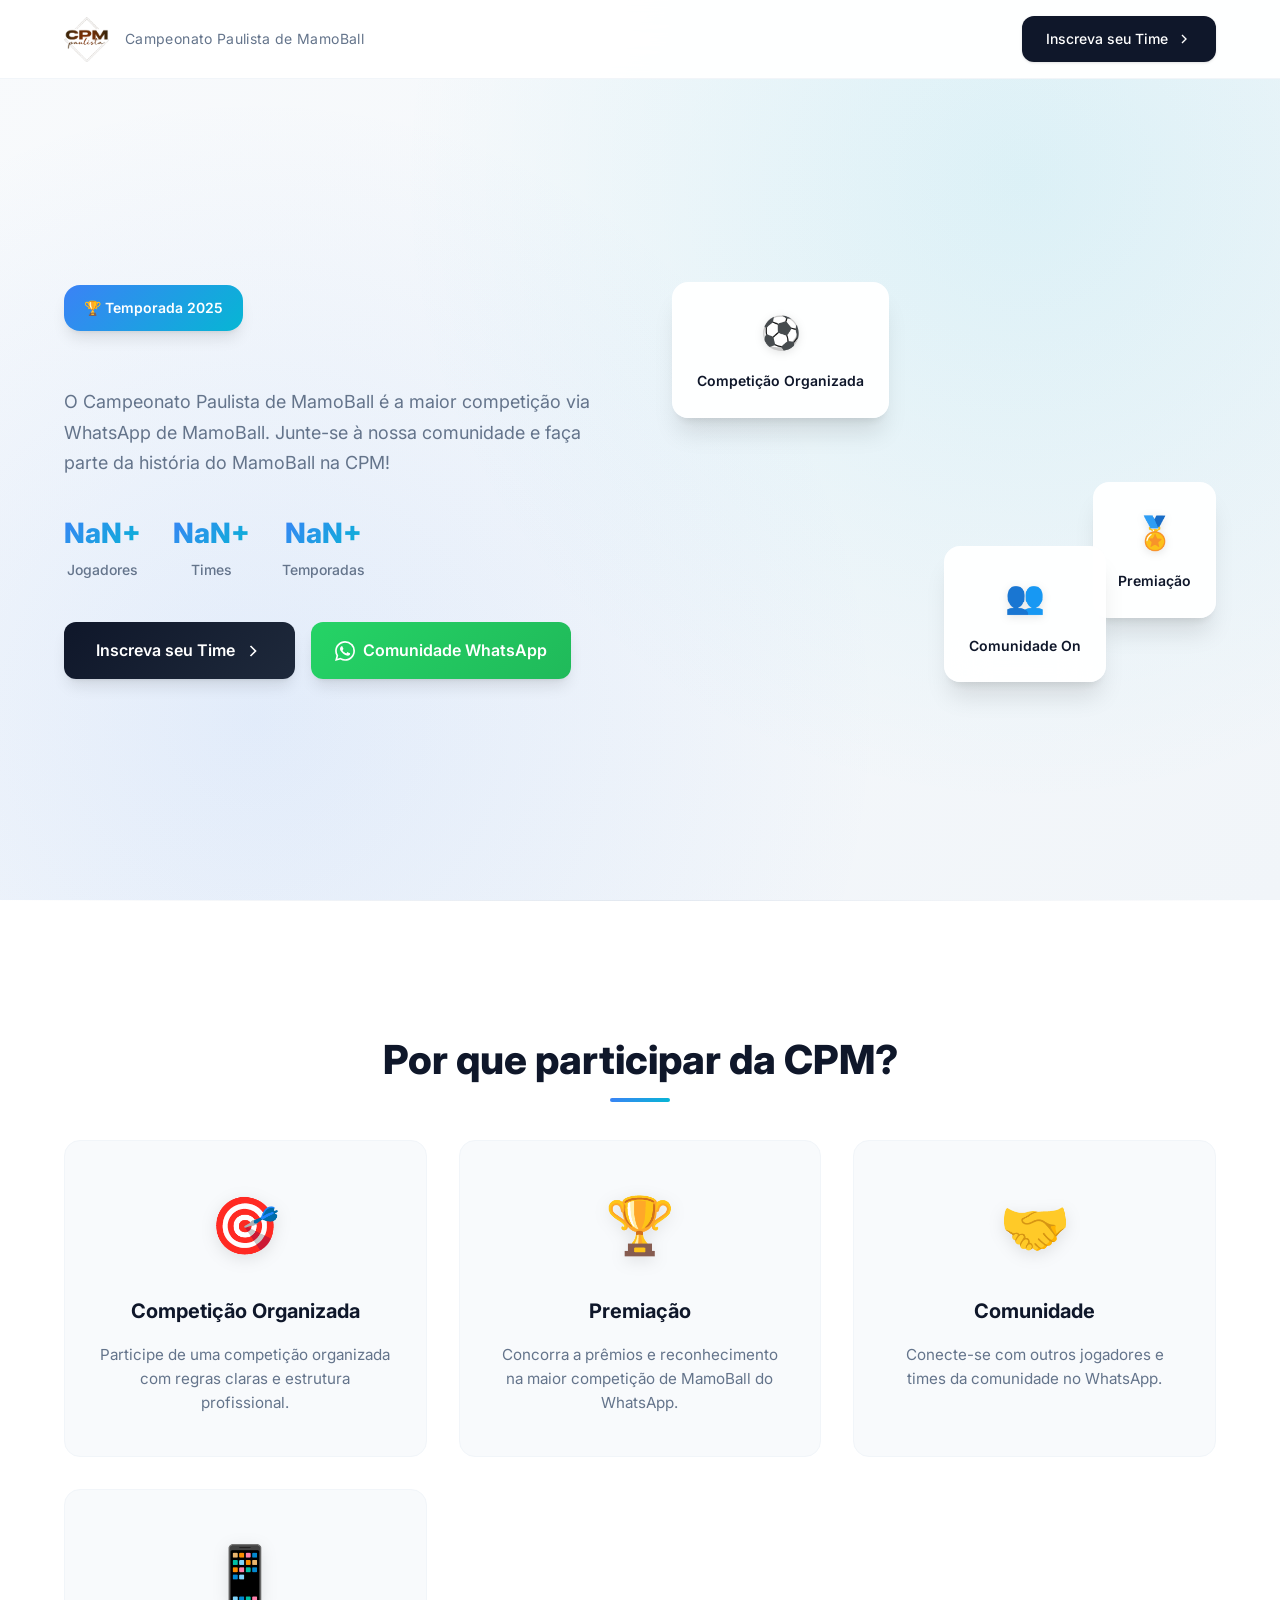
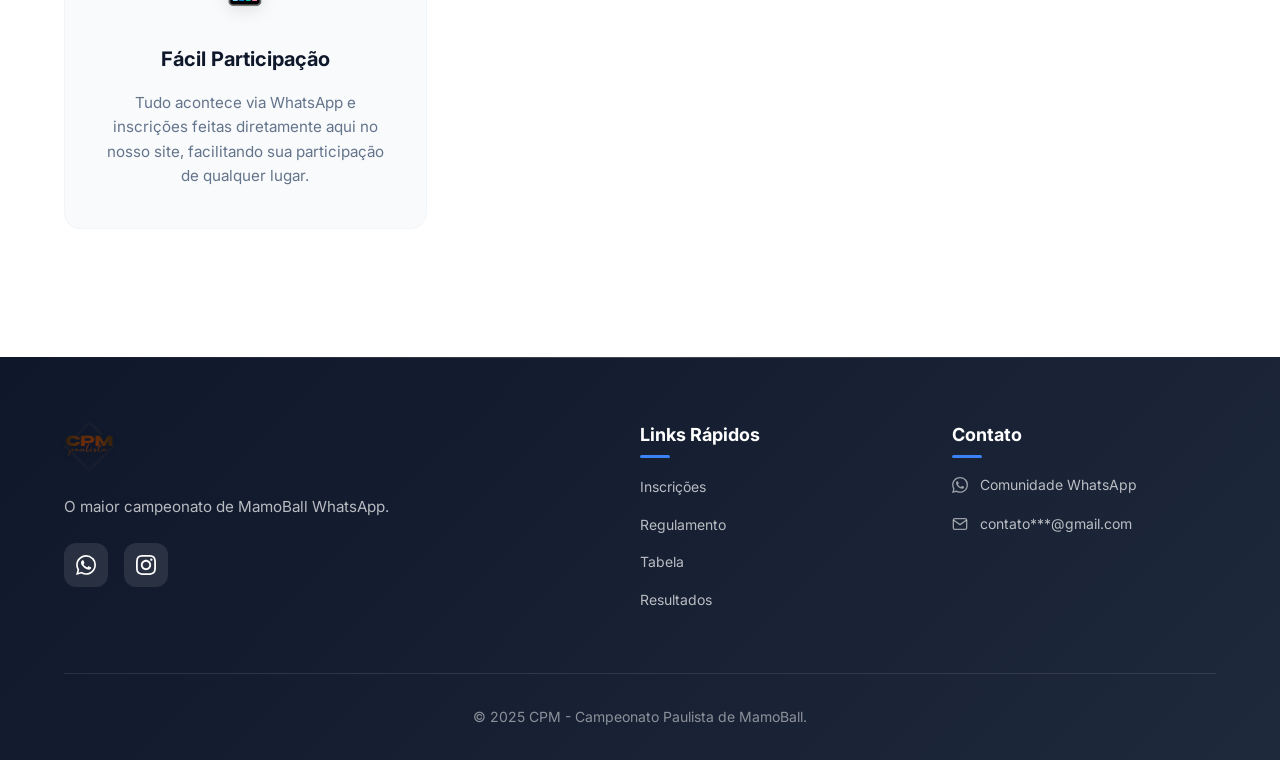
<file: index.html>
<!DOCTYPE html>
<html lang="pt-BR">
<head>
    <meta charset="UTF-8">
    <meta name="viewport" content="width=device-width, initial-scale=1.0">
    <title>CPM - Campeonato Paulista de MamoBall</title>
    <link href="https://fonts.googleapis.com/css2?family=Inter:wght@300;400;500;600;700&display=swap" rel="stylesheet">
    <link rel="stylesheet" href="styles.css">
</head>
<body>
    <header class="header">
        <div class="header-container">
            <div class="logo">
                <img src="cpm.png" alt="CPM - Campeonato Paulista de MamoBall" class="logo-image">
                <div class="logo-text">
                    <span class="logo-subtitle">Campeonato Paulista de MamoBall</span>
                </div>
            </div>
            <nav class="nav">
                <a href="inscricao.html" class="inscription-btn">
                    <span>Inscreva seu Time</span>
                    <svg width="16" height="16" viewBox="0 0 24 24" fill="none" stroke="currentColor" stroke-width="2">
                        <path d="m9 18 6-6-6-6"/>
                    </svg>
                </a>
            </nav>
        </div>
    </header>

    <main>
        <section class="hero">
            <div class="hero-container">
                <div class="hero-content">
                    <div class="hero-badge">
                        <span>🏆 Temporada 2025</span>
                    </div>
                    <h1 class="hero-title">
                        Bem-vindos ao site oficial da 
                        <span class="highlight">CPM</span>
                    </h1>
                    <p class="hero-description">
                        O Campeonato Paulista de MamoBall é a maior competição via WhatsApp de MamoBall. 
                        Junte-se à nossa comunidade e faça parte da história do MamoBall na CPM!
                    </p>
                    <div class="hero-stats">
                        <div class="stat">
                            <span class="stat-number">--+</span>
                            <span class="stat-label">Jogadores</span>
                        </div>
                        <div class="stat">
                            <span class="stat-number">--+</span>
                            <span class="stat-label">Times</span>
                        </div>
                        <div class="stat">
                            <span class="stat-number">--</span>
                            <span class="stat-label">Temporadas</span>
                        </div>
                    </div>
                    <div class="hero-buttons">
                        <a href="inscricao.html" class="primary-btn">
                            <span>Inscreva seu Time</span>
                            <svg width="20" height="20" viewBox="0 0 24 24" fill="none" stroke="currentColor" stroke-width="2">
                                <path d="m9 18 6-6-6-6"/>
                            </svg>
                        </a>
                        <a href="#" class="whatsapp-btn">
                            <svg width="20" height="20" viewBox="0 0 24 24" fill="currentColor">
                                <path d="M17.472 14.382c-.297-.149-1.758-.867-2.03-.967-.273-.099-.471-.148-.67.15-.197.297-.767.966-.94 1.164-.173.199-.347.223-.644.075-.297-.15-1.255-.463-2.39-1.475-.883-.788-1.48-1.761-1.653-2.059-.173-.297-.018-.458.13-.606.134-.133.298-.347.446-.52.149-.174.198-.298.298-.497.099-.198.05-.371-.025-.52-.075-.149-.669-1.612-.916-2.207-.242-.579-.487-.5-.669-.51-.173-.008-.371-.01-.57-.01-.198 0-.52.074-.792.372-.272.297-1.04 1.016-1.04 2.479 0 1.462 1.065 2.875 1.213 3.074.149.198 2.096 3.2 5.077 4.487.709.306 1.262.489 1.694.625.712.227 1.36.195 1.871.118.571-.085 1.758-.719 2.006-1.413.248-.694.248-1.289.173-1.413-.074-.124-.272-.198-.57-.347m-5.421 7.403h-.004a9.87 9.87 0 01-5.031-1.378l-.361-.214-3.741.982.998-3.648-.235-.374a9.86 9.86 0 01-1.51-5.26c.001-5.45 4.436-9.884 9.888-9.884 2.64 0 5.122 1.03 6.988 2.898a9.825 9.825 0 012.893 6.994c-.003 5.45-4.437 9.884-9.885 9.884m8.413-18.297A11.815 11.815 0 0012.05 0C5.495 0 .16 5.335.157 11.892c0 2.096.547 4.142 1.588 5.945L.057 24l6.305-1.654a11.882 11.882 0 005.683 1.448h.005c6.554 0 11.890-5.335 11.893-11.893A11.821 11.821 0 0020.885 3.488"/>
                            </svg>
                            <span>Comunidade WhatsApp</span>
                        </a>
                    </div>
                </div>
                <div class="hero-visual">
                    <div class="floating-card card-1">
                        <div class="card-icon">⚽</div>
                        <div class="card-text">Competição Organizada</div>
                    </div>
                    <div class="floating-card card-2">
                        <div class="card-icon">🏅</div>
                        <div class="card-text">Premiação</div>
                    </div>
                    <div class="floating-card card-3">
                        <div class="card-icon">👥</div>
                        <div class="card-text">Comunidade On</div>
                    </div>
                </div>
            </div>
        </section>

        <section class="features">
            <div class="container">
                <h2 class="section-title">Por que participar da CPM?</h2>
                <div class="features-grid">
                    <div class="feature-card">
                        <div class="feature-icon">🎯</div>
                        <h3>Competição Organizada</h3>
                        <p>Participe de uma competição organizada com regras claras e estrutura profissional.</p>
                    </div>
                    <div class="feature-card">
                        <div class="feature-icon">🏆</div>
                        <h3>Premiação</h3>
                        <p>Concorra a prêmios e reconhecimento na maior competição de MamoBall do WhatsApp.</p>
                    </div>
                    <div class="feature-card">
                        <div class="feature-icon">🤝</div>
                        <h3>Comunidade</h3>
                        <p>Conecte-se com outros jogadores e times da comunidade no WhatsApp.</p>
                    </div>
                    <div class="feature-card">
                        <div class="feature-icon">📱</div>
                        <h3>Fácil Participação</h3>
                        <p>Tudo acontece via WhatsApp e inscrições feitas diretamente aqui no nosso site, facilitando sua participação de qualquer lugar.</p>
                    </div>
                </div>
            </div>
        </section>
    </main>

    <footer class="footer">
        <div class="footer-container">
            <div class="footer-content">
                <div class="footer-section">
                    <img src="cpm.png" alt="CPM" class="footer-logo">
                    <p class="footer-description">
                        O maior campeonato de MamoBall WhatsApp.
                    </p>
                    <div class="social-links">
                        <a href="#" class="social-link" aria-label="WhatsApp">
                            <svg width="20" height="20" viewBox="0 0 24 24" fill="currentColor">
                                <path d="M17.472 14.382c-.297-.149-1.758-.867-2.03-.967-.273-.099-.471-.148-.67.15-.197.297-.767.966-.94 1.164-.173.199-.347.223-.644.075-.297-.15-1.255-.463-2.39-1.475-.883-.788-1.48-1.761-1.653-2.059-.173-.297-.018-.458.13-.606.134-.133.298-.347.446-.52.149-.174.198-.298.298-.497.099-.198.05-.371-.025-.52-.075-.149-.669-1.612-.916-2.207-.242-.579-.487-.5-.669-.51-.173-.008-.371-.01-.57-.01-.198 0-.52.074-.792.372-.272.297-1.04 1.016-1.04 2.479 0 1.462 1.065 2.875 1.213 3.074.149.198 2.096 3.2 5.077 4.487.709.306 1.262.489 1.694.625.712.227 1.36.195 1.871.118.571-.085 1.758-.719 2.006-1.413.248-.694.248-1.289.173-1.413-.074-.124-.272-.198-.57-.347m-5.421 7.403h-.004a9.87 9.87 0 01-5.031-1.378l-.361-.214-3.741.982.998-3.648-.235-.374a9.86 9.86 0 01-1.51-5.26c.001-5.45 4.436-9.884 9.888-9.884 2.64 0 5.122 1.03 6.988 2.898a9.825 9.825 0 012.893 6.994c-.003 5.45-4.437 9.884-9.885 9.884m8.413-18.297A11.815 11.815 0 0012.05 0C5.495 0 .16 5.335.157 11.892c0 2.096.547 4.142 1.588 5.945L.057 24l6.305-1.654a11.882 11.882 0 005.683 1.448h.005c6.554 0 11.890-5.335 11.893-11.893A11.821 11.821 0 0020.885 3.488"/>
                            </svg>
                        </a>
                        <a href="#" class="social-link" aria-label="Instagram">
                            <svg width="20" height="20" viewBox="0 0 24 24" fill="currentColor">
                                <path d="M12 2.163c3.204 0 3.584.012 4.85.07 3.252.148 4.771 1.691 4.919 4.919.058 1.265.069 1.645.069 4.849 0 3.205-.012 3.584-.069 4.849-.149 3.225-1.664 4.771-4.919 4.919-1.266.058-1.644.07-4.85.07-3.204 0-3.584-.012-4.849-.07-3.26-.149-4.771-1.699-4.919-4.92-.058-1.265-.07-1.644-.07-4.849 0-3.204.013-3.583.07-4.849.149-3.227 1.664-4.771 4.919-4.919 1.266-.057 1.645-.069 4.849-.069zm0-2.163c-3.259 0-3.667.014-4.947.072-4.358.2-6.78 2.618-6.98 6.98-.059 1.281-.073 1.689-.073 4.948 0 3.259.014 3.668.072 4.948.2 4.358 2.618 6.78 6.98 6.98 1.281.058 1.689.072 4.948.072 3.259 0 3.668-.014 4.948-.072 4.354-.2 6.782-2.618 6.979-6.98.059-1.28.073-1.689.073-4.948 0-3.259-.014-3.667-.072-4.947-.196-4.354-2.617-6.78-6.979-6.98-1.281-.059-1.69-.073-4.949-.073zm0 5.838c-3.403 0-6.162 2.759-6.162 6.162s2.759 6.163 6.162 6.163 6.162-2.759 6.162-6.163c0-3.403-2.759-6.162-6.162-6.162zm0 10.162c-2.209 0-4-1.79-4-4 0-2.209 1.791-4 4-4s4 1.791 4 4c0 2.21-1.791 4-4 4zm6.406-11.845c-.796 0-1.441.645-1.441 1.44s.645 1.44 1.441 1.44c.795 0 1.439-.645 1.439-1.44s-.644-1.44-1.439-1.44z"/>
                            </svg>
                        </a>
                    </div>
                </div>
                
                <div class="footer-section">
                    <h3>Links Rápidos</h3>
                    <ul class="footer-links">
                        <li><a href="inscricao.html">Inscrições</a></li>
                        <li><a href="#regulamento">Regulamento</a></li>
                        <li><a href="#tabela">Tabela</a></li>
                        <li><a href="#resultados">Resultados</a></li>
                    </ul>
                </div>
                
                <div class="footer-section">
                    <h3>Contato</h3>
                    <ul class="footer-contact">
                        <li>
                            <svg width="16" height="16" viewBox="0 0 24 24" fill="currentColor">
                                <path d="M17.472 14.382c-.297-.149-1.758-.867-2.03-.967-.273-.099-.471-.148-.67.15-.197.297-.767.966-.94 1.164-.173.199-.347.223-.644.075-.297-.15-1.255-.463-2.39-1.475-.883-.788-1.48-1.761-1.653-2.059-.173-.297-.018-.458.13-.606.134-.133.298-.347.446-.52.149-.174.198-.298.298-.497.099-.198.05-.371-.025-.52-.075-.149-.669-1.612-.916-2.207-.242-.579-.487-.5-.669-.51-.173-.008-.371-.01-.57-.01-.198 0-.52.074-.792.372-.272.297-1.04 1.016-1.04 2.479 0 1.462 1.065 2.875 1.213 3.074.149.198 2.096 3.2 5.077 4.487.709.306 1.262.489 1.694.625.712.227 1.36.195 1.871.118.571-.085 1.758-.719 2.006-1.413.248-.694.248-1.289.173-1.413-.074-.124-.272-.198-.57-.347m-5.421 7.403h-.004a9.87 9.87 0 01-5.031-1.378l-.361-.214-3.741.982.998-3.648-.235-.374a9.86 9.86 0 01-1.51-5.26c.001-5.45 4.436-9.884 9.888-9.884 2.64 0 5.122 1.03 6.988 2.898a9.825 9.825 0 012.893 6.994c-.003 5.45-4.437 9.884-9.885 9.884m8.413-18.297A11.815 11.815 0 0012.05 0C5.495 0 .16 5.335.157 11.892c0 2.096.547 4.142 1.588 5.945L.057 24l6.305-1.654a11.882 11.882 0 005.683 1.448h.005c6.554 0 11.890-5.335 11.893-11.893A11.821 11.821 0 0020.885 3.488"/>
                            </svg>
                            <span>Comunidade WhatsApp</span>
                        </li>
                        <li>
                            <svg width="16" height="16" viewBox="0 0 24 24" fill="none" stroke="currentColor" stroke-width="2">
                                <path d="M4 4h16c1.1 0 2 .9 2 2v12c0 1.1-.9 2-2 2H4c-1.1 0-2-.9-2-2V6c0-1.1.9-2 2-2z"/>
                                <polyline points="22,6 12,13 2,6"/>
                            </svg>
                            <span>contato***@gmail.com</span>
                        </li>
                    </ul>
                </div>
            </div>
            
            <div class="footer-bottom">
                <p>&copy; 2025 CPM - Campeonato Paulista de MamoBall.</p>
            </div>
        </div>
    </footer>

    <script src="script.js"></script>
</body>
</html>
</file>
<file: styles.css>
/* Reset e configurações base */
* {
    margin: 0;
    padding: 0;
    box-sizing: border-box;
}

:root {
    --primary: #0f172a;
    --primary-light: #1e293b;
    --secondary: #3b82f6;
    --accent: #06b6d4;
    --success: #10b981;
    --warning: #f59e0b;
    --danger: #ef4444;
    --text-primary: #0f172a;
    --text-secondary: #64748b;
    --text-muted: #94a3b8;
    --bg-primary: #ffffff;
    --bg-secondary: #f8fafc;
    --bg-tertiary: #f1f5f9;
    --border: #e2e8f0;
    --border-light: #f1f5f9;
    --shadow-sm: 0 1px 2px 0 rgb(0 0 0 / 0.05);
    --shadow: 0 1px 3px 0 rgb(0 0 0 / 0.1), 0 1px 2px -1px rgb(0 0 0 / 0.1);
    --shadow-md: 0 4px 6px -1px rgb(0 0 0 / 0.1), 0 2px 4px -2px rgb(0 0 0 / 0.1);
    --shadow-lg: 0 10px 15px -3px rgb(0 0 0 / 0.1), 0 4px 6px -4px rgb(0 0 0 / 0.1);
    --shadow-xl: 0 20px 25px -5px rgb(0 0 0 / 0.1), 0 8px 10px -6px rgb(0 0 0 / 0.1);
    --radius: 12px;
    --radius-sm: 8px;
    --radius-lg: 16px;
}

body {
    font-family: 'Inter', -apple-system, BlinkMacSystemFont, 'Segoe UI', Roboto, sans-serif;
    line-height: 1.6;
    color: var(--text-primary);
    background: var(--bg-primary);
    overflow-x: hidden;
}

/* Container */
.container {
    max-width: 1200px;
    margin: 0 auto;
    padding: 0 1.5rem;
}

/* Header */
.header {
    position: fixed;
    top: 0;
    left: 0;
    right: 0;
    z-index: 1000;
    background: rgba(255, 255, 255, 0.95);
    backdrop-filter: blur(20px);
    -webkit-backdrop-filter: blur(20px);
    border-bottom: 1px solid var(--border-light);
    transition: all 0.4s cubic-bezier(0.4, 0, 0.2, 1);
}

.header.scrolled {
    background: transparent;
    border-bottom: none;
    backdrop-filter: none;
    -webkit-backdrop-filter: none;
}

.header-container {
    max-width: 1200px;
    margin: 0 auto;
    padding: 1rem 1.5rem;
    display: flex;
    align-items: center;
    justify-content: space-between;
    min-height: 70px;
    transition: all 0.4s cubic-bezier(0.4, 0, 0.2, 1);
}

.header.scrolled .header-container {
    justify-content: center;
    padding: 0.75rem 1.5rem;
    min-height: 60px;
}

.logo {
    display: flex;
    align-items: center;
    gap: 1rem;
    transition: all 0.4s cubic-bezier(0.4, 0, 0.2, 1);
}

.header.scrolled .logo {
    transform: scale(1.1);
}

.logo-image {
    height: 45px;
    width: auto;
    object-fit: contain;
    filter: drop-shadow(var(--shadow-sm));
    transition: all 0.4s cubic-bezier(0.4, 0, 0.2, 1);
}

.header.scrolled .logo-image {
    height: 50px;
    filter: drop-shadow(0 4px 12px rgba(0, 0, 0, 0.15));
}

.logo-text {
    display: flex;
    flex-direction: column;
}

.logo-subtitle {
    font-size: 0.875rem;
    color: var(--text-secondary);
    font-weight: 400;
    letter-spacing: 0.025em;
    transition: all 0.4s cubic-bezier(0.4, 0, 0.2, 1);
}

.header.scrolled .logo-subtitle {
    opacity: 0;
    transform: translateY(-10px);
}

.inscription-btn {
    background: var(--primary);
    color: white;
    border: none;
    padding: 0.75rem 1.5rem;
    border-radius: var(--radius);
    font-family: inherit;
    font-weight: 500;
    font-size: 0.875rem;
    cursor: pointer;
    transition: all 0.4s cubic-bezier(0.4, 0, 0.2, 1);
    text-decoration: none;
    display: inline-flex;
    align-items: center;
    gap: 0.5rem;
    box-shadow: var(--shadow);
    opacity: 1;
    transform: translateX(0);
}

.header.scrolled .inscription-btn {
    opacity: 1;
    transform: translateX(0);
    background: rgba(15, 23, 42, 0.9);
    backdrop-filter: blur(10px);
    -webkit-backdrop-filter: blur(10px);
}

.inscription-btn:hover {
    background: var(--primary-light);
    transform: translateY(-2px);
    box-shadow: var(--shadow-lg);
}

.header.scrolled .inscription-btn:hover {
    background: rgba(15, 23, 42, 1);
    transform: translateY(-2px) scale(1.05);
}

.inscription-btn svg {
    transition: transform 0.3s ease;
}

.inscription-btn:hover svg {
    transform: translateX(2px);
}

/* Hero Section */
.hero {
    min-height: 100vh;
    display: flex;
    align-items: center;
    justify-content: center;
    padding: 8rem 0 4rem;
    background: linear-gradient(135deg, var(--bg-secondary) 0%, var(--bg-tertiary) 100%);
    position: relative;
    overflow: hidden;
}

.hero::before {
    content: '';
    position: absolute;
    top: 0;
    left: 0;
    right: 0;
    bottom: 0;
    background: radial-gradient(circle at 20% 80%, rgba(59, 130, 246, 0.1) 0%, transparent 50%),
                radial-gradient(circle at 80% 20%, rgba(6, 182, 212, 0.1) 0%, transparent 50%);
    pointer-events: none;
}

.hero-container {
    max-width: 1200px;
    margin: 0 auto;
    padding: 0 1.5rem;
    display: grid;
    grid-template-columns: 1fr 1fr;
    gap: 4rem;
    align-items: center;
    position: relative;
    z-index: 1;
}

.hero-content {
    max-width: 600px;
}

.hero-badge {
    display: inline-flex;
    align-items: center;
    gap: 0.5rem;
    background: linear-gradient(135deg, var(--secondary) 0%, var(--accent) 100%);
    color: white;
    padding: 0.75rem 1.25rem;
    border-radius: var(--radius-lg);
    font-size: 0.875rem;
    font-weight: 600;
    margin-bottom: 2rem;
    box-shadow: var(--shadow-lg);
    transform: translateY(20px);
    opacity: 0;
    animation: slideUp 0.8s ease forwards 0.2s;
}

.hero-title {
    font-size: clamp(2.5rem, 5vw, 3.5rem);
    font-weight: 800;
    margin-bottom: 1.5rem;
    line-height: 1.1;
    color: var(--text-primary);
    transform: translateY(30px);
    opacity: 0;
    animation: slideUp 0.8s ease forwards 0.4s;
}

.highlight {
    background: linear-gradient(135deg, var(--secondary) 0%, var(--accent) 100%);
    background-clip: text;
    -webkit-background-clip: text;
    -webkit-text-fill-color: transparent;
    position: relative;
}

.highlight::after {
    content: '';
    position: absolute;
    bottom: -5px;
    left: 0;
    right: 0;
    height: 3px;
    background: linear-gradient(135deg, var(--secondary) 0%, var(--accent) 100%);
    border-radius: 2px;
    transform: scaleX(0);
    animation: expandWidth 0.8s ease forwards 1s;
}

.hero-description {
    font-size: 1.125rem;
    color: var(--text-secondary);
    margin-bottom: 2rem;
    line-height: 1.7;
    transform: translateY(30px);
    opacity: 0;
    animation: slideUp 0.8s ease forwards 0.6s;
}

.hero-stats {
    display: flex;
    gap: 2rem;
    margin-bottom: 2.5rem;
    transform: translateY(30px);
    opacity: 0;
    animation: slideUp 0.8s ease forwards 0.8s;
}

.stat {
    display: flex;
    flex-direction: column;
    align-items: center;
    text-align: center;
}

.stat-number {
    font-size: 1.75rem;
    font-weight: 800;
    color: var(--primary);
    margin-bottom: 0.25rem;
    background: linear-gradient(135deg, var(--secondary) 0%, var(--accent) 100%);
    background-clip: text;
    -webkit-background-clip: text;
    -webkit-text-fill-color: transparent;
}

.stat-label {
    font-size: 0.875rem;
    color: var(--text-secondary);
    font-weight: 500;
}

.hero-buttons {
    display: flex;
    gap: 1rem;
    align-items: center;
    flex-wrap: wrap;
    transform: translateY(30px);
    opacity: 0;
    animation: slideUp 0.8s ease forwards 1s;
}

.primary-btn {
    background: linear-gradient(135deg, var(--primary) 0%, var(--primary-light) 100%);
    color: white;
    border: none;
    padding: 1rem 2rem;
    border-radius: var(--radius);
    font-family: inherit;
    font-weight: 600;
    font-size: 1rem;
    cursor: pointer;
    transition: all 0.3s ease;
    text-decoration: none;
    display: inline-flex;
    align-items: center;
    gap: 0.5rem;
    box-shadow: var(--shadow-lg);
    position: relative;
    overflow: hidden;
}

.primary-btn::before {
    content: '';
    position: absolute;
    top: 0;
    left: -100%;
    width: 100%;
    height: 100%;
    background: linear-gradient(90deg, transparent, rgba(255, 255, 255, 0.2), transparent);
    transition: left 0.5s;
}

.primary-btn:hover::before {
    left: 100%;
}

.primary-btn:hover {
    transform: translateY(-3px);
    box-shadow: var(--shadow-xl);
}

.whatsapp-btn {
    display: inline-flex;
    align-items: center;
    gap: 0.5rem;
    padding: 1rem 1.5rem;
    background: linear-gradient(135deg, #25D366 0%, #20ba5a 100%);
    color: white;
    text-decoration: none;
    border-radius: var(--radius);
    font-weight: 600;
    font-size: 1rem;
    transition: all 0.3s ease;
    box-shadow: var(--shadow-lg);
    position: relative;
    overflow: hidden;
}

.whatsapp-btn::before {
    content: '';
    position: absolute;
    top: 0;
    left: -100%;
    width: 100%;
    height: 100%;
    background: linear-gradient(90deg, transparent, rgba(255, 255, 255, 0.2), transparent);
    transition: left 0.5s;
}

.whatsapp-btn:hover::before {
    left: 100%;
}

.whatsapp-btn:hover {
    transform: translateY(-3px);
    box-shadow: var(--shadow-xl);
}

/* Hero Visual */
.hero-visual {
    position: relative;
    height: 400px;
    display: flex;
    align-items: center;
    justify-content: center;
}

.floating-card {
    position: absolute;
    background: rgba(255, 255, 255, 0.95);
    backdrop-filter: blur(20px);
    -webkit-backdrop-filter: blur(20px);
    padding: 1.5rem;
    border-radius: var(--radius-lg);
    box-shadow: var(--shadow-xl);
    display: flex;
    flex-direction: column;
    align-items: center;
    gap: 0.75rem;
    transition: all 0.4s ease;
    animation: float 6s ease-in-out infinite;
    border: 1px solid rgba(255, 255, 255, 0.2);
    opacity: 0;
    transform: translateY(50px);
}

.floating-card:nth-child(1) {
    animation-delay: 0s;
    animation: float 6s ease-in-out infinite, slideUp 0.8s ease forwards 1.2s;
}

.floating-card:nth-child(2) {
    animation-delay: 2s;
    animation: float 6s ease-in-out infinite, slideUp 0.8s ease forwards 1.4s;
}

.floating-card:nth-child(3) {
    animation-delay: 4s;
    animation: float 6s ease-in-out infinite, slideUp 0.8s ease forwards 1.6s;
}

.floating-card:hover {
    transform: translateY(-10px) scale(1.05);
    box-shadow: var(--shadow-xl), 0 25px 50px -12px rgb(0 0 0 / 0.25);
}

.card-icon {
    font-size: 2rem;
    filter: drop-shadow(0 2px 4px rgba(0, 0, 0, 0.1));
}

.card-text {
    font-weight: 600;
    color: var(--text-primary);
    font-size: 0.875rem;
}

.card-1 {
    top: 0;
    left: 0;
}

.card-2 {
    top: 50%;
    right: 0;
    transform: translateY(-50%);
}

.card-3 {
    bottom: 0;
    left: 50%;
    transform: translateX(-50%);
}

@keyframes float {
    0%, 100% {
        transform: translateY(0px);
    }
    50% {
        transform: translateY(-15px);
    }
}

@keyframes slideUp {
    to {
        opacity: 1;
        transform: translateY(0);
    }
}

@keyframes expandWidth {
    to {
        transform: scaleX(1);
    }
}

/* Features Section */
.features {
    padding: 8rem 0;
    background: var(--bg-primary);
    position: relative;
}

.features::before {
    content: '';
    position: absolute;
    top: 0;
    left: 0;
    right: 0;
    height: 1px;
    background: linear-gradient(90deg, transparent, var(--border), transparent);
}

.section-title {
    font-size: 2.5rem;
    font-weight: 800;
    text-align: center;
    margin-bottom: 3rem;
    color: var(--text-primary);
    position: relative;
}

.section-title::after {
    content: '';
    position: absolute;
    bottom: -10px;
    left: 50%;
    transform: translateX(-50%);
    width: 60px;
    height: 4px;
    background: linear-gradient(135deg, var(--secondary) 0%, var(--accent) 100%);
    border-radius: 2px;
}

.features-grid {
    display: grid;
    grid-template-columns: repeat(auto-fit, minmax(280px, 1fr));
    gap: 2rem;
}

.feature-card {
    background: var(--bg-secondary);
    padding: 2.5rem 2rem;
    border-radius: var(--radius-lg);
    text-align: center;
    transition: all 0.4s ease;
    border: 1px solid var(--border-light);
    position: relative;
    overflow: hidden;
}

.feature-card::before {
    content: '';
    position: absolute;
    top: 0;
    left: 0;
    right: 0;
    height: 4px;
    background: linear-gradient(135deg, var(--secondary) 0%, var(--accent) 100%);
    transform: scaleX(0);
    transition: transform 0.3s ease;
}

.feature-card:hover::before {
    transform: scaleX(1);
}

.feature-card:hover {
    transform: translateY(-8px);
    box-shadow: var(--shadow-xl);
    border-color: var(--border);
}

.feature-icon {
    font-size: 3.5rem;
    margin-bottom: 1.5rem;
    filter: drop-shadow(0 4px 8px rgba(0, 0, 0, 0.1));
}

.feature-card h3 {
    font-size: 1.25rem;
    font-weight: 700;
    margin-bottom: 1rem;
    color: var(--text-primary);
}

.feature-card p {
    color: var(--text-secondary);
    line-height: 1.6;
    font-size: 0.95rem;
}

/* Footer */
.footer {
    background: linear-gradient(135deg, var(--primary) 0%, var(--primary-light) 100%);
    color: white;
    padding: 4rem 0 2rem;
    position: relative;
}

.footer::before {
    content: '';
    position: absolute;
    top: 0;
    left: 0;
    right: 0;
    height: 1px;
    background: linear-gradient(90deg, transparent, rgba(255, 255, 255, 0.2), transparent);
}

.footer-container {
    max-width: 1200px;
    margin: 0 auto;
    padding: 0 1.5rem;
}

.footer-content {
    display: grid;
    grid-template-columns: 2fr 1fr 1fr;
    gap: 3rem;
    margin-bottom: 3rem;
}

.footer-section h3 {
    font-size: 1.125rem;
    font-weight: 700;
    margin-bottom: 1.5rem;
    color: white;
    position: relative;
}

.footer-section h3::after {
    content: '';
    position: absolute;
    bottom: -8px;
    left: 0;
    width: 30px;
    height: 3px;
    background: var(--secondary);
    border-radius: 2px;
}

.footer-logo {
    height: 50px;
    width: auto;
    margin-bottom: 1rem;
    opacity: 0.9;
    filter: drop-shadow(0 2px 4px rgba(0, 0, 0, 0.2));
}

.footer-description {
    color: rgba(255, 255, 255, 0.7);
    line-height: 1.6;
    margin-bottom: 1.5rem;
    font-size: 0.95rem;
}

.social-links {
    display: flex;
    gap: 1rem;
}

.social-link {
    display: flex;
    align-items: center;
    justify-content: center;
    width: 44px;
    height: 44px;
    background: rgba(255, 255, 255, 0.1);
    border-radius: var(--radius);
    color: white;
    text-decoration: none;
    transition: all 0.3s ease;
    backdrop-filter: blur(10px);
    -webkit-backdrop-filter: blur(10px);
}

.social-link:hover {
    background: var(--secondary);
    transform: translateY(-3px) scale(1.1);
    box-shadow: var(--shadow-lg);
}

.footer-links {
    list-style: none;
}

.footer-links li {
    margin-bottom: 0.75rem;
}

.footer-links a {
    color: rgba(255, 255, 255, 0.7);
    text-decoration: none;
    font-size: 0.875rem;
    transition: all 0.3s ease;
    display: inline-block;
    position: relative;
}

.footer-links a::after {
    content: '';
    position: absolute;
    bottom: -2px;
    left: 0;
    width: 0;
    height: 2px;
    background: var(--secondary);
    transition: width 0.3s ease;
}

.footer-links a:hover {
    color: white;
    transform: translateX(4px);
}

.footer-links a:hover::after {
    width: 100%;
}

.footer-contact {
    list-style: none;
}

.footer-contact li {
    display: flex;
    align-items: center;
    gap: 0.75rem;
    margin-bottom: 1rem;
    color: rgba(255, 255, 255, 0.7);
    font-size: 0.875rem;
    transition: all 0.3s ease;
    cursor: pointer;
}

.footer-contact li:hover {
    color: white;
    transform: translateX(4px);
}

.footer-contact svg {
    opacity: 0.8;
    flex-shrink: 0;
}

.footer-bottom {
    padding-top: 2rem;
    border-top: 1px solid rgba(255, 255, 255, 0.1);
    text-align: center;
}

.footer-bottom p {
    color: rgba(255, 255, 255, 0.5);
    font-size: 0.875rem;
}

/* Loading animation */
body {
    opacity: 0;
    transition: opacity 0.5s ease;
}

body.loaded {
    opacity: 1;
}

/* Scroll progress bar */
.scroll-progress {
    position: fixed;
    top: 0;
    left: 0;
    width: 0%;
    height: 3px;
    background: linear-gradient(135deg, var(--secondary) 0%, var(--accent) 100%);
    z-index: 9999;
    transition: width 0.1s ease;
}

/* Responsive Design */
@media (max-width: 1024px) {
    .hero-container {
        grid-template-columns: 1fr;
        gap: 3rem;
        text-align: center;
    }
    
    .hero-visual {
        height: 300px;
    }
    
    .floating-card {
        padding: 1rem;
    }
    
    .card-icon {
        font-size: 1.5rem;
    }
    
    .card-text {
        font-size: 0.75rem;
    }
    
    .header.scrolled .header-container {
        justify-content: space-between;
    }
    
    .header.scrolled .logo-subtitle {
        opacity: 1;
        transform: translateY(0);
    }
}

@media (max-width: 768px) {
    .header-container {
        padding: 1rem;
        min-height: 60px;
    }
    
    .header.scrolled .header-container {
        padding: 0.75rem 1rem;
        min-height: 50px;
    }
    
    .logo {
        gap: 0.75rem;
    }
    
    .logo-image {
        height: 35px;
    }
    
    .header.scrolled .logo-image {
        height: 40px;
    }
    
    .logo-subtitle {
        font-size: 0.75rem;
    }
    
    .inscription-btn {
        padding: 0.625rem 1.25rem;
        font-size: 0.8rem;
    }
    
    .hero {
        padding: 6rem 0 3rem;
    }
    
    .hero-container {
        padding: 0 1rem;
    }
    
    .hero-stats {
        justify-content: center;
        gap: 1.5rem;
    }
    
    .hero-buttons {
        flex-direction: column;
        gap: 0.75rem;
    }
    
    .primary-btn,
    .whatsapp-btn {
        width: 100%;
        max-width: 300px;
        justify-content: center;
    }
    
    .features {
        padding: 4rem 0;
    }
    
    .section-title {
        font-size: 2rem;
    }
    
    .features-grid {
        grid-template-columns: 1fr;
        gap: 1.5rem;
    }
    
    .footer-content {
        grid-template-columns: 1fr;
        gap: 2rem;
        text-align: center;
    }
    
    .footer-description {
        max-width: none;
    }
    
    .footer-contact li {
        justify-content: center;
    }
    
    .social-links {
        justify-content: center;
    }
}

@media (max-width: 480px) {
    .logo-text {
        display: none;
    }
    
    .logo-image {
        height: 30px;
    }
    
    .header.scrolled .logo-image {
        height: 35px;
    }
    
    .inscription-btn span {
        display: none;
    }
    
    .inscription-btn {
        padding: 0.75rem;
        width: 40px;
        height: 40px;
        justify-content: center;
    }
    
    .hero-title {
        font-size: 2rem;
    }
    
    .hero-description {
        font-size: 1rem;
    }
    
    .hero-stats {
        flex-direction: column;
        gap: 1rem;
    }
    
    .floating-card {
        padding: 0.75rem;
    }
    
    .card-icon {
        font-size: 1.25rem;
    }
    
    .card-text {
        font-size: 0.7rem;
    }
}
</file>
